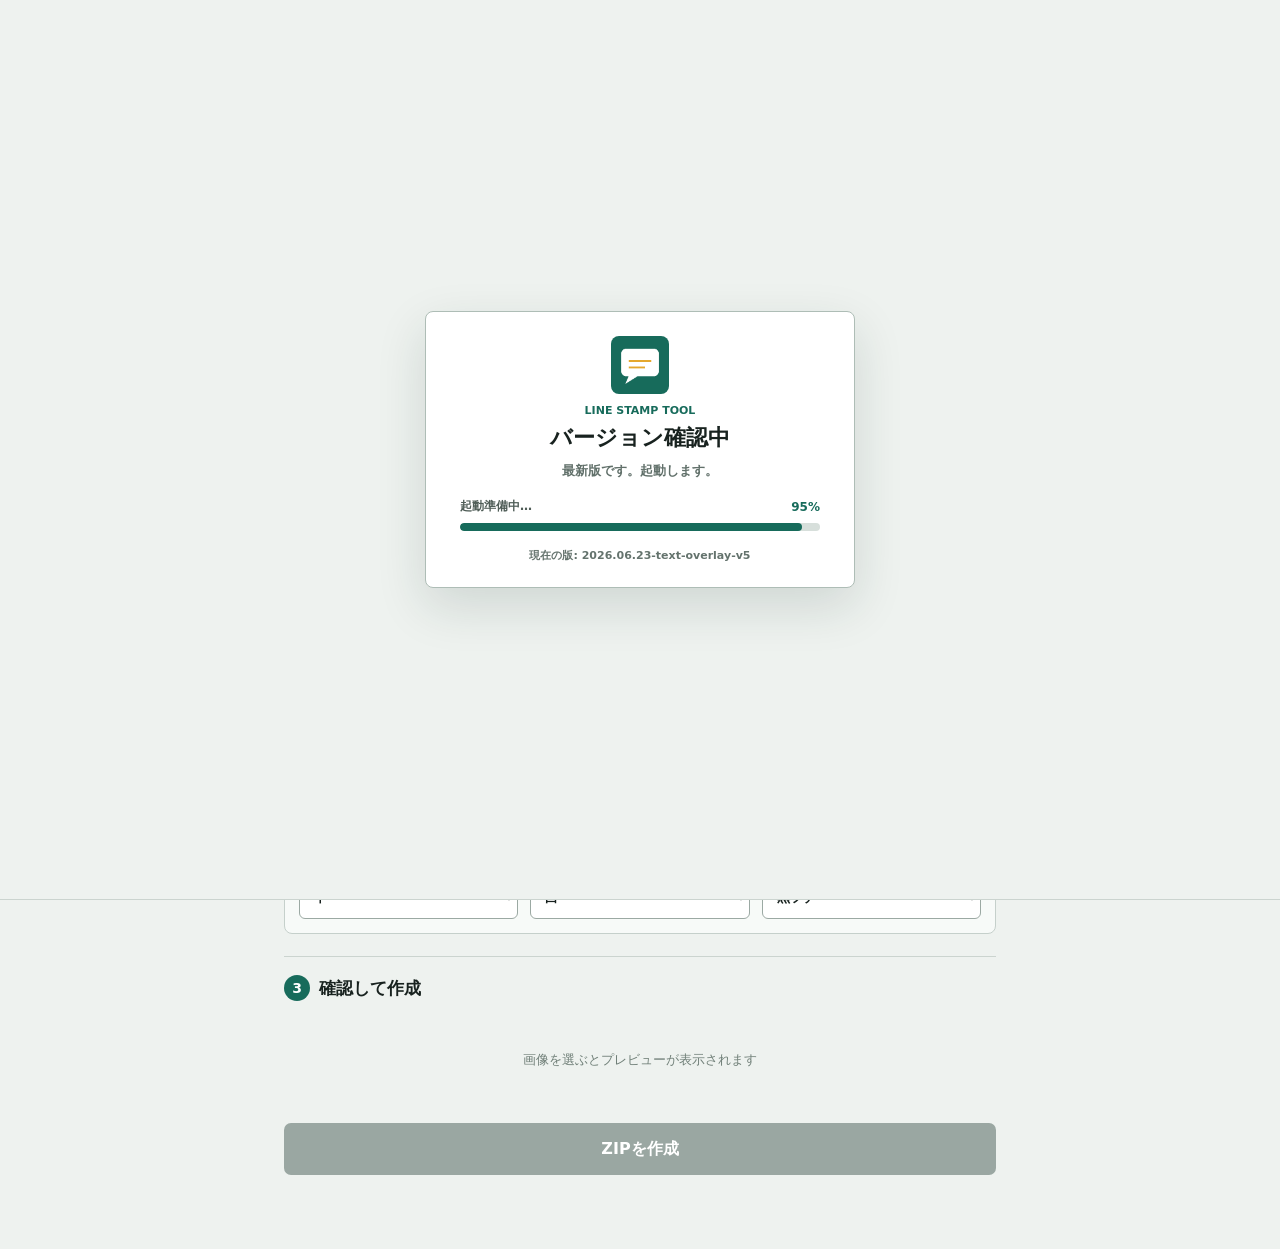
<file: index.html>
<!doctype html>
<html lang="ja">
<head>
  <meta charset="utf-8">
  <meta name="viewport" content="width=device-width, initial-scale=1">
  <meta http-equiv="refresh" content="0; url=mobile_pwa/">
  <title>LINEスタンプ整形</title>
</head>
<body>
  <p><a href="mobile_pwa/">LINEスタンプ整形ツールを開く</a></p>
</body>
</html>
</file>
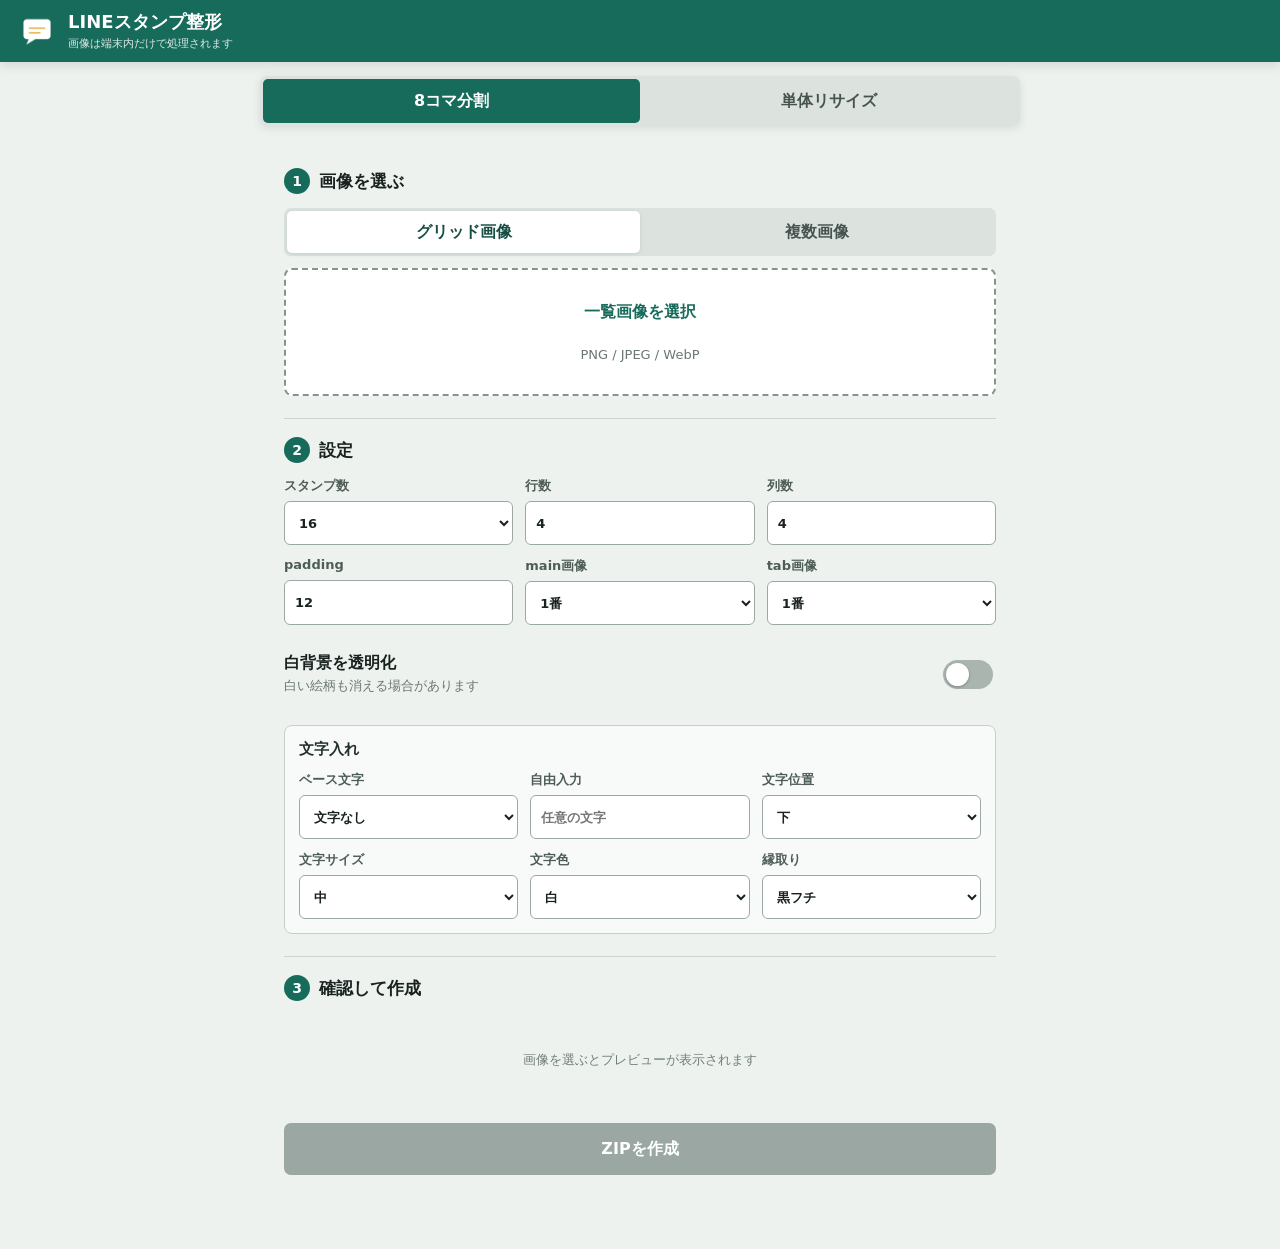
<file: mobile_pwa/index.html>
<!doctype html>
<html lang="ja">
<head>
  <meta charset="utf-8">
  <meta name="viewport" content="width=device-width, initial-scale=1, viewport-fit=cover">
  <meta name="theme-color" content="#176b5b">
  <meta name="apple-mobile-web-app-capable" content="yes">
  <meta name="apple-mobile-web-app-status-bar-style" content="default">
  <meta name="apple-mobile-web-app-title" content="スタンプ整形">
  <link rel="manifest" href="manifest.webmanifest">
  <link rel="apple-touch-icon" href="icons/icon-192.png">
  <link rel="stylesheet" href="styles.css">
  <title>LINEスタンプ整形</title>
</head>
<body>
  <section id="bootScreen" class="boot-screen" aria-live="polite">
    <div class="boot-panel">
      <img src="icons/icon-192.png" alt="" width="58" height="58">
      <p class="boot-eyebrow">LINE STAMP TOOL</p>
      <h2>バージョン確認中</h2>
      <p id="bootStatus">最新版を確認しています。</p>
      <div class="boot-progress" aria-label="アップデート進捗">
        <div class="boot-progress-meta">
          <span id="bootProgressText">アップデートを確認しています…</span>
          <strong id="bootProgressPercent">0%</strong>
        </div>
        <div class="boot-progress-track" aria-hidden="true"><i id="bootProgressFill"></i></div>
      </div>
      <small id="bootVersion">--</small>
    </div>
  </section>

  <header class="app-header">
    <div class="brand">
      <img src="icons/icon-192.png" alt="" width="42" height="42">
      <div><h1>LINEスタンプ整形</h1><p>画像は端末内だけで処理されます</p></div>
    </div>
    <button id="installButton" class="icon-button" type="button" hidden aria-label="アプリをインストール" title="アプリをインストール">＋</button>
  </header>

  <nav class="tool-tabs" role="tablist" aria-label="機能選択">
    <button class="tool-tab active" data-workspace="split" type="button" role="tab" aria-selected="true">8コマ分割</button>
    <button class="tool-tab" data-workspace="single" type="button" role="tab" aria-selected="false">単体リサイズ</button>
  </nav>

  <main id="splitWorkspace" class="workspace">
    <section class="input-section" aria-labelledby="inputTitle">
      <div class="section-heading"><span>1</span><h2 id="inputTitle">画像を選ぶ</h2></div>
      <div class="mode-tabs" role="tablist" aria-label="入力形式">
        <button class="mode-tab active" data-mode="grid" type="button" role="tab" aria-selected="true">グリッド画像</button>
        <button class="mode-tab" data-mode="files" type="button" role="tab" aria-selected="false">複数画像</button>
      </div>
      <label class="drop-zone" id="dropZone">
        <input id="fileInput" type="file" accept="image/*">
        <strong id="filePrompt">一覧画像を選択</strong>
        <span>PNG / JPEG / WebP</span>
      </label>
      <div id="selectionSummary" class="selection-summary" hidden></div>
    </section>

    <section aria-labelledby="settingsTitle">
      <div class="section-heading"><span>2</span><h2 id="settingsTitle">設定</h2></div>
      <div class="settings-grid">
        <label>スタンプ数
          <select id="count"><option>8</option><option selected>16</option><option>24</option><option>32</option><option>40</option></select>
        </label>
        <label class="grid-only">行数<input id="rows" type="number" value="4" min="1" max="10" inputmode="numeric"></label>
        <label class="grid-only">列数<input id="cols" type="number" value="4" min="1" max="10" inputmode="numeric"></label>
        <label>padding<input id="padding" type="number" value="12" min="0" max="80" inputmode="numeric"></label>
        <label>main画像<select id="mainIndex"></select></label>
        <label>tab画像<select id="tabIndex"></select></label>
      </div>
      <label class="toggle-row"><span><strong>白背景を透明化</strong><small>白い絵柄も消える場合があります</small></span><input id="removeWhite" type="checkbox" role="switch"></label>
      <label id="thresholdRow" class="range-row" hidden><span>白判定 <output id="thresholdValue">245</output></span><input id="threshold" type="range" min="200" max="255" value="245"></label>
      <div class="text-settings" aria-label="文字入れ設定">
        <h3>文字入れ</h3>
        <div class="settings-grid">
          <label>ベース文字
            <select id="textPreset">
              <option value="">文字なし</option>
              <option value="よろしく">よろしく</option>
              <option value="ありがとう">ありがとう</option>
              <option value="了解">了解</option>
              <option value="OK">OK</option>
              <option value="NG">NG</option>
              <option value="おつかれ">おつかれ</option>
              <option value="おはよう">おはよう</option>
              <option value="おやすみ">おやすみ</option>
            </select>
          </label>
          <label>自由入力<input id="textCustom" type="text" placeholder="任意の文字"></label>
          <label>文字位置
            <select id="textPosition">
              <option value="top">上</option>
              <option value="middle">中央</option>
              <option value="bottom" selected>下</option>
            </select>
          </label>
          <label>文字サイズ
            <select id="textSize">
              <option value="small">小</option>
              <option value="medium" selected>中</option>
              <option value="large">大</option>
            </select>
          </label>
          <label>文字色
            <select id="textColor">
              <option value="white" selected>白</option>
              <option value="black">黒</option>
              <option value="red">赤</option>
              <option value="blue">青</option>
              <option value="yellow">黄</option>
            </select>
          </label>
          <label>縁取り
            <select id="textStroke">
              <option value="black" selected>黒フチ</option>
              <option value="white">白フチ</option>
              <option value="none">なし</option>
            </select>
          </label>
        </div>
      </div>
    </section>

    <section aria-labelledby="previewTitle">
      <div class="section-heading"><span>3</span><h2 id="previewTitle">確認して作成</h2></div>
      <div id="previewGrid" class="preview-grid"><p class="empty-state">画像を選ぶとプレビューが表示されます</p></div>
      <button id="generateButton" class="primary-button" type="button" disabled>ZIPを作成</button>
      <div id="progress" class="progress" hidden><div></div></div>
      <div id="result" class="result" hidden aria-live="polite"></div>
    </section>
  </main>

  <main id="singleWorkspace" class="workspace" hidden>
    <section aria-labelledby="singleInputTitle">
      <div class="section-heading"><span>1</span><h2 id="singleInputTitle">画像を選ぶ</h2></div>
      <label class="drop-zone" id="singleDropZone">
        <input id="singleFileInput" type="file" accept="image/*">
        <strong>単体画像を選択</strong>
        <span>PNG / JPEG / WebP</span>
      </label>
      <div id="singleSelectionSummary" class="selection-summary" hidden></div>
    </section>

    <section aria-labelledby="singleSettingsTitle">
      <div class="section-heading"><span>2</span><h2 id="singleSettingsTitle">出力設定</h2></div>
      <div class="single-settings">
        <label>出力タイプ
          <select id="singleOutputType">
            <option value="stamp">スタンプ画像（370×320）</option>
            <option value="main">メイン画像（240×240）</option>
            <option value="tab">トークルームタブ画像（96×74）</option>
          </select>
        </label>
      </div>
      <label class="toggle-row"><span><strong>余白を自動トリミング</strong><small>透明部分または除去した白背景を判定</small></span><input id="singleTrim" type="checkbox" role="switch" checked></label>
      <label class="toggle-row"><span><strong>白背景を透明化</strong><small>白に近い画素を背景として扱います</small></span><input id="singleRemoveWhite" type="checkbox" role="switch"></label>
      <label id="singleThresholdRow" class="range-row" hidden><span>白判定 <output id="singleThresholdValue">245</output></span><input id="singleThreshold" type="range" min="200" max="255" value="245"></label>
    </section>

    <section aria-labelledby="singlePreviewTitle">
      <div class="section-heading"><span>3</span><h2 id="singlePreviewTitle">プレビュー</h2></div>
      <div id="singlePreviewFrame" class="single-preview checker">
        <canvas id="singlePreviewCanvas" width="370" height="320" aria-label="単体画像の出力プレビュー"></canvas>
        <p id="singlePreviewEmpty" class="empty-state">画像を選ぶと出力結果が表示されます</p>
      </div>
      <p id="singleOutputMeta" class="output-meta">出力: 370×320 PNG</p>
      <button id="singleDownloadButton" class="primary-button" type="button" disabled>PNGをダウンロード</button>
      <div id="singleResult" class="result" hidden aria-live="polite"></div>
    </section>
  </main>

  <template id="previewTemplate"><figure><div class="checker"><img alt=""></div><figcaption></figcaption></figure></template>
  <script src="app.js" defer></script>
</body>
</html>
</file>
<file: mobile_pwa/styles.css>
:root { color-scheme: light; font-family: system-ui, -apple-system, "Segoe UI", sans-serif; color: #18221f; background: #eef2ef; }
* { box-sizing: border-box; }
[hidden] { display: none !important; }
body { margin: 0; min-height: 100vh; padding-bottom: calc(28px + env(safe-area-inset-bottom)); }
button, input, select { font: inherit; }
.boot-screen { position: fixed; inset: 0; z-index: 100; display: grid; place-items: center; padding: max(20px, env(safe-area-inset-top)) max(18px, env(safe-area-inset-right)) max(20px, env(safe-area-inset-bottom)) max(18px, env(safe-area-inset-left)); background: #eef2ef; opacity: 1; visibility: visible; transition: opacity .22s ease, visibility .22s ease; }
.boot-screen.screen-hidden { opacity: 0; visibility: hidden; pointer-events: none; }
.boot-panel { width: min(430px, 100%); padding: 24px 20px; border: 1px solid #aebdb6; border-radius: 8px; background: white; box-shadow: 0 18px 50px #18332a24; text-align: center; }
.boot-panel img { display: block; margin: 0 auto 10px; border-radius: 8px; }
.boot-eyebrow { margin: 0; color: #176b5b; font-size: 11px; font-weight: 800; }
.boot-panel h2 { margin: 6px 0 9px; color: #18221f; font-size: 22px; }
.boot-panel > p:not(.boot-eyebrow) { margin: 0; color: #61706a; font-size: 13px; font-weight: 700; }
.boot-progress { display: grid; gap: 8px; width: min(360px, 100%); margin: 18px auto 13px; text-align: left; }
.boot-progress-meta { display: flex; align-items: center; justify-content: space-between; gap: 12px; color: #4f5d57; font-size: 12px; font-weight: 800; }
.boot-progress-meta span { min-width: 0; overflow: hidden; text-overflow: ellipsis; white-space: nowrap; }
.boot-progress-meta strong { flex: 0 0 auto; color: #176b5b; font-variant-numeric: tabular-nums; }
.boot-progress-track { height: 8px; overflow: hidden; border-radius: 4px; background: #d7dfdb; }
.boot-progress-track i { display: block; width: 0; height: 100%; border-radius: inherit; background: #176b5b; transition: width .24s ease; }
.boot-panel small { color: #64736d; font-size: 11px; font-weight: 700; }
.app-header { position: sticky; top: 0; z-index: 10; display: flex; align-items: center; justify-content: space-between; gap: 16px; padding: calc(10px + env(safe-area-inset-top)) max(16px, env(safe-area-inset-right)) 10px max(16px, env(safe-area-inset-left)); color: white; background: #176b5b; box-shadow: 0 2px 12px #142b2526; }
.brand { display: flex; align-items: center; gap: 10px; min-width: 0; }
.brand img { border-radius: 8px; flex: 0 0 auto; }
h1 { margin: 0; font-size: 18px; line-height: 1.2; letter-spacing: 0; }
.brand p { margin: 3px 0 0; font-size: 11px; opacity: .85; }
.icon-button { width: 42px; height: 42px; border: 1px solid #ffffff66; border-radius: 6px; color: white; background: transparent; font-size: 26px; }
.tool-tabs { position: sticky; top: calc(62px + env(safe-area-inset-top)); z-index: 9; display: grid; grid-template-columns: 1fr 1fr; width: min(760px, calc(100% - 32px)); margin: 14px auto 0; padding: 3px; border-radius: 7px; background: #dce3df; box-shadow: 0 2px 8px #263c3420; }
.tool-tab { min-height: 44px; border: 0; border-radius: 5px; color: #47534f; background: transparent; font-weight: 800; }
.tool-tab.active { color: white; background: #176b5b; }
main { width: min(760px, 100%); margin: 0 auto; padding: 16px; }
section { padding: 18px 0 22px; border-bottom: 1px solid #cbd4cf; }
section:last-child { border-bottom: 0; }
.section-heading { display: flex; align-items: center; gap: 9px; margin-bottom: 14px; }
.section-heading > span { display: grid; place-items: center; width: 26px; height: 26px; border-radius: 50%; color: white; background: #176b5b; font-weight: 700; font-size: 14px; }
h2 { margin: 0; font-size: 17px; letter-spacing: 0; }
.mode-tabs { display: grid; grid-template-columns: 1fr 1fr; margin-bottom: 12px; padding: 3px; border-radius: 7px; background: #dce3df; }
.mode-tab { min-height: 42px; border: 0; border-radius: 5px; color: #47534f; background: transparent; font-weight: 700; }
.mode-tab.active { color: #174e43; background: white; box-shadow: 0 1px 4px #243c3420; }
.drop-zone { display: grid; place-items: center; gap: 5px; min-height: 128px; padding: 22px; border: 2px dashed #83958e; border-radius: 8px; background: #fff; text-align: center; cursor: pointer; }
.drop-zone.dragging { border-color: #176b5b; background: #e7f4ef; }
.drop-zone input { position: absolute; width: 1px; height: 1px; opacity: 0; }
.drop-zone strong { color: #176b5b; }
.drop-zone span { color: #6a7772; font-size: 13px; }
.selection-summary { margin-top: 10px; padding: 10px 12px; border-radius: 6px; background: #e3eee9; font-size: 13px; overflow-wrap: anywhere; }
.settings-grid { display: grid; grid-template-columns: repeat(2, minmax(0, 1fr)); gap: 12px; }
.settings-grid label { display: grid; gap: 6px; color: #4f5d57; font-size: 13px; font-weight: 700; }
.text-settings { margin-top: 18px; padding: 14px; border: 1px solid #c5d0cb; border-radius: 8px; background: #f7faf8; }
.text-settings h3 { margin: 0 0 12px; color: #24312d; font-size: 15px; letter-spacing: 0; }
.single-settings { display: grid; grid-template-columns: minmax(0, 1fr); gap: 12px; }
.single-settings label { display: grid; gap: 6px; color: #4f5d57; font-size: 13px; font-weight: 700; }
select, input[type="number"], input[type="text"] { width: 100%; min-height: 44px; padding: 8px 10px; border: 1px solid #9ba9a3; border-radius: 6px; color: #18221f; background: white; }
.toggle-row { display: flex; align-items: center; justify-content: space-between; gap: 15px; margin-top: 16px; padding: 12px 0; }
.toggle-row span { display: grid; gap: 3px; }
.toggle-row small { color: #6a7772; }
input[role="switch"] { appearance: none; width: 50px; height: 29px; flex: 0 0 auto; border-radius: 16px; background: #aab5b0; position: relative; transition: .2s; }
input[role="switch"]::after { content: ""; position: absolute; width: 23px; height: 23px; top: 3px; left: 3px; border-radius: 50%; background: white; box-shadow: 0 1px 3px #0004; transition: .2s; }
input[role="switch"]:checked { background: #176b5b; }
input[role="switch"]:checked::after { transform: translateX(21px); }
.range-row { display: grid; gap: 8px; padding: 10px 0; }
.range-row span { display: flex; justify-content: space-between; font-size: 13px; font-weight: 700; }
input[type="range"] { accent-color: #176b5b; }
.preview-grid { display: grid; grid-template-columns: repeat(4, minmax(0, 1fr)); gap: 8px; min-height: 90px; }
.preview-grid figure { min-width: 0; margin: 0; }
.checker { display: grid; place-items: center; aspect-ratio: 370 / 320; overflow: hidden; border: 1px solid #b6c1bc; border-radius: 5px; background-color: white; background-image: linear-gradient(45deg,#dfe5e2 25%,transparent 25%),linear-gradient(-45deg,#dfe5e2 25%,transparent 25%),linear-gradient(45deg,transparent 75%,#dfe5e2 75%),linear-gradient(-45deg,transparent 75%,#dfe5e2 75%); background-size: 16px 16px; background-position: 0 0,0 8px,8px -8px,-8px 0; }
.checker img { width: 100%; height: 100%; object-fit: contain; }
.single-preview { position: relative; width: min(100%, 520px); margin: 0 auto; aspect-ratio: 370 / 320; }
.single-preview canvas { display: block; width: 100%; height: 100%; object-fit: contain; }
.single-preview .empty-state { position: absolute; inset: 0; display: grid; place-items: center; padding: 18px; }
.output-meta { margin: 9px 0 0; color: #61706a; text-align: center; font-size: 12px; font-weight: 700; }
figcaption { margin-top: 3px; text-align: center; color: #68756f; font-size: 11px; }
.empty-state { grid-column: 1 / -1; align-self: center; margin: 0; color: #718079; text-align: center; font-size: 13px; }
.primary-button { width: 100%; min-height: 52px; margin-top: 18px; border: 0; border-radius: 7px; color: white; background: #176b5b; font-weight: 800; box-shadow: 0 4px 10px #176b5b33; }
.primary-button:disabled { background: #9aa7a2; box-shadow: none; }
.progress { height: 6px; margin-top: 13px; overflow: hidden; border-radius: 3px; background: #ccd6d1; }
.progress div { width: 0; height: 100%; background: #e5a82d; transition: width .15s; }
.result { margin-top: 12px; padding: 12px; border-left: 4px solid #176b5b; background: #e3eee9; font-size: 13px; white-space: pre-line; }
@media (min-width: 640px) { main { padding: 24px; } .settings-grid { grid-template-columns: repeat(3, minmax(0, 1fr)); } .preview-grid { grid-template-columns: repeat(8, minmax(0, 1fr)); } }
@media (max-width: 360px) { .brand p { display: none; } .preview-grid { grid-template-columns: repeat(3, minmax(0, 1fr)); } }
</file>
